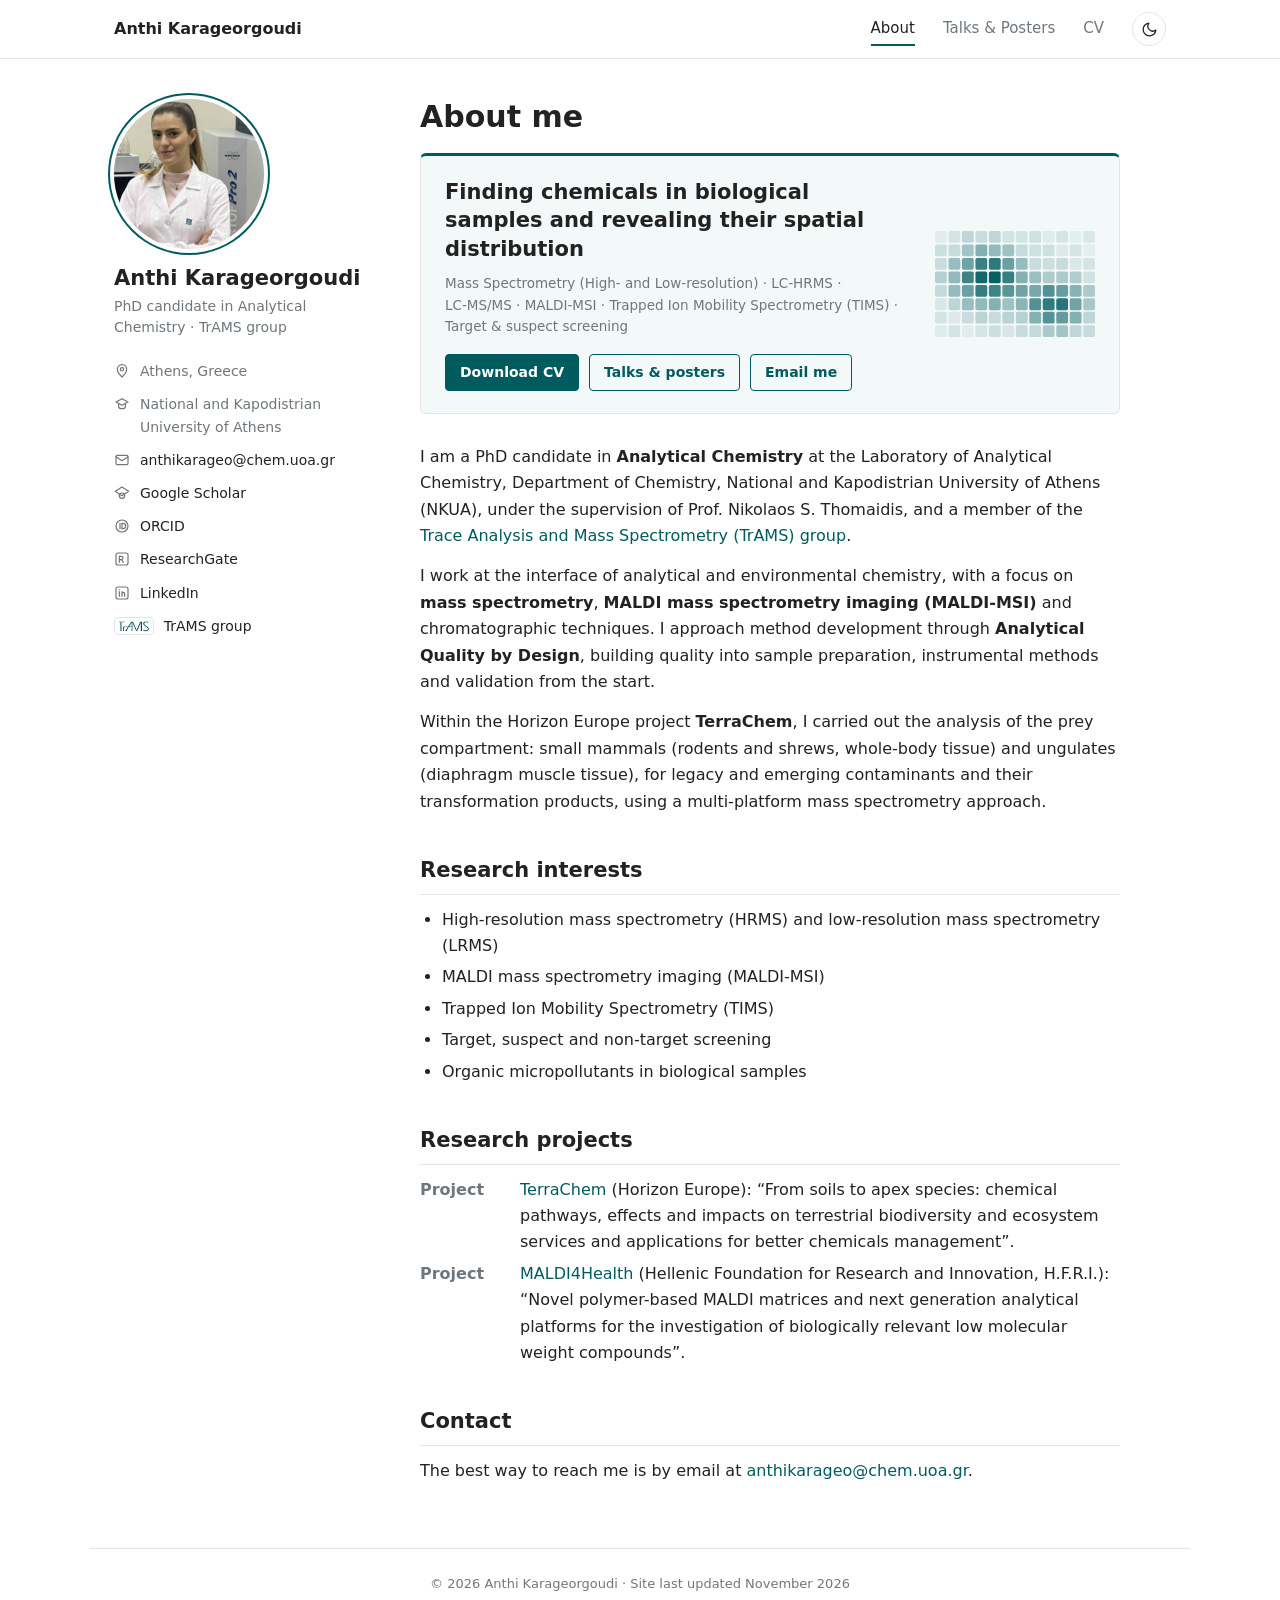
<file: index.html>
<!DOCTYPE html>
<html lang="en">
<head>
<meta charset="utf-8">
<meta name="viewport" content="width=device-width, initial-scale=1">
<title>About me – Anthi Karageorgoudi</title>
<meta name="description" content="Anthi Karageorgoudi, PhD candidate in Analytical Chemistry at the National and Kapodistrian University of Athens (TrAMS group). Mass spectrometry, MALDI mass spectrometry imaging (MALDI-MSI) and Analytical Quality by Design.">
<link rel="stylesheet" href="style.css">
<script>
  (function(){try{var t=localStorage.getItem('theme');}catch(e){}
    if(!t)t=window.matchMedia&&matchMedia('(prefers-color-scheme: dark)').matches?'dark':'light';
    document.documentElement.setAttribute('data-theme',t);})();
</script>
</head>
<body>
<header class="masthead">
  <nav>
    <a class="site-title" href="index.html">Anthi Karageorgoudi</a>
    <a class="nav active" href="index.html">About</a><a class="nav" href="talks.html">Talks &amp; Posters</a><a class="nav" href="cv.html">CV</a>
    <button class="theme-toggle" type="button" aria-label="Switch light/dark mode" title="Switch light/dark mode" onclick="toggleTheme()">
      <svg class="moon" viewBox="0 0 24 24"><path d="M21 12.8A9 9 0 1 1 11.2 3a7 7 0 0 0 9.8 9.8z"/></svg>
      <svg class="sun" viewBox="0 0 24 24"><circle cx="12" cy="12" r="4"/><path d="M12 2v2M12 20v2M4.9 4.9l1.4 1.4M17.7 17.7l1.4 1.4M2 12h2M20 12h2M4.9 19.1l1.4-1.4M17.7 6.3l1.4-1.4"/></svg>
    </button>
  </nav>
</header>

<div class="layout">
  <aside class="sidebar">
    <div class="avatar">
      <img src="photo.jpg" alt="Anthi Karageorgoudi" onerror="this.remove()">
      <span>AK</span>
    </div>
    <h1>Anthi Karageorgoudi</h1>
    <p class="tagline">PhD candidate in Analytical Chemistry · TrAMS group</p>
    <ul>
      <li><svg viewBox="0 0 24 24"><path d="M12 21s-7-6.2-7-11.5A7 7 0 0 1 19 9.5C19 14.8 12 21 12 21z"/><circle cx="12" cy="9.5" r="2.5"/></svg><span>Athens, Greece</span></li>
      <li><svg viewBox="0 0 24 24"><path d="M3 9l9-5 9 5-9 5-9-5z"/><path d="M7 11.5V16c0 1.5 2.2 3 5 3s5-1.5 5-3v-4.5"/></svg><span>National and Kapodistrian University of Athens</span></li>
      <li><svg viewBox="0 0 24 24"><rect x="3" y="5" width="18" height="14" rx="2"/><path d="M3 7l9 6 9-6"/></svg><a href="mailto:anthikarageo@chem.uoa.gr">anthikarageo@chem.uoa.gr</a></li>
      <li><svg viewBox="0 0 24 24"><path d="M12 3L2 9.5l10 6.5 10-6.5L12 3z"/><circle cx="12" cy="16" r="4"/></svg><a href="https://scholar.google.com/citations?user=H0r3-ZwAAAAJ&amp;hl=en">Google Scholar</a></li>
      <li><svg viewBox="0 0 24 24"><circle cx="12" cy="12" r="9"/><path d="M9 8v8M12 8h1.5a4 4 0 0 1 0 8H12z"/></svg><a href="https://orcid.org/0009-0007-2880-5651">ORCID</a></li>
      <li><svg viewBox="0 0 24 24"><rect x="3" y="3" width="18" height="18" rx="3"/><path d="M8 17V8h3a2.5 2.5 0 0 1 0 5H8m3 0l3 4"/></svg><a href="https://www.researchgate.net/profile/Anthi-Karageorgoudi">ResearchGate</a></li>
      <li><svg viewBox="0 0 24 24"><rect x="3" y="3" width="18" height="18" rx="3"/><path d="M8 10v7M8 7v.01M12 17v-4a2 2 0 0 1 4 0v4M12 10v7"/></svg><a href="https://www.linkedin.com/in/anthi-karageorgoudi-5317492b1">LinkedIn</a></li>
      <li class="trams-item"><img class="trams-icon" src="trams-logo.png" alt="TrAMS logo"><a href="https://trams.chem.uoa.gr/group-members/" title="Trace Analysis and Mass Spectrometry Group – Group Members">TrAMS group</a></li>
    </ul>
  </aside>

  <main class="content">
    <h1 class="page">About me</h1>
    <div class="hero-wrap"><section class="hero">
      <div class="hero-text">
        <p class="headline">Finding chemicals in biological samples and revealing their spatial distribution</p>
        <p class="techs"><span>Mass Spectrometry (High- and Low-resolution)</span> · <span>LC-HRMS</span> · <span>LC-MS/MS</span> · <span>MALDI-MSI</span> · <span>Trapped Ion Mobility Spectrometry (TIMS)</span> · <span>Target &amp; suspect screening</span></p>
        <div class="hero-actions">
          <a class="btn primary" href="Karageorgoudi_A_CV.pdf">Download CV</a>
          <a class="btn" href="talks.html">Talks &amp; posters</a>
          <a class="btn" href="mailto:anthikarageo@chem.uoa.gr">Email me</a>
        </div>
      </div>
      <svg class="ion-map" viewBox="0 0 190 126" aria-hidden="true"><rect x="0" y="0" width="14" height="14" rx="2" fill-opacity="0.07"/><rect x="16" y="0" width="14" height="14" rx="2" fill-opacity="0.13"/><rect x="32" y="0" width="14" height="14" rx="2" fill-opacity="0.21"/><rect x="48" y="0" width="14" height="14" rx="2" fill-opacity="0.17"/><rect x="64" y="0" width="14" height="14" rx="2" fill-opacity="0.21"/><rect x="80" y="0" width="14" height="14" rx="2" fill-opacity="0.13"/><rect x="96" y="0" width="14" height="14" rx="2" fill-opacity="0.13"/><rect x="112" y="0" width="14" height="14" rx="2" fill-opacity="0.15"/><rect x="128" y="0" width="14" height="14" rx="2" fill-opacity="0.08"/><rect x="144" y="0" width="14" height="14" rx="2" fill-opacity="0.12"/><rect x="160" y="0" width="14" height="14" rx="2" fill-opacity="0.06"/><rect x="176" y="0" width="14" height="14" rx="2" fill-opacity="0.1"/><rect x="0" y="16" width="14" height="14" rx="2" fill-opacity="0.16"/><rect x="16" y="16" width="14" height="14" rx="2" fill-opacity="0.18"/><rect x="32" y="16" width="14" height="14" rx="2" fill-opacity="0.33"/><rect x="48" y="16" width="14" height="14" rx="2" fill-opacity="0.46"/><rect x="64" y="16" width="14" height="14" rx="2" fill-opacity="0.4"/><rect x="80" y="16" width="14" height="14" rx="2" fill-opacity="0.35"/><rect x="96" y="16" width="14" height="14" rx="2" fill-opacity="0.18"/><rect x="112" y="16" width="14" height="14" rx="2" fill-opacity="0.15"/><rect x="128" y="16" width="14" height="14" rx="2" fill-opacity="0.15"/><rect x="144" y="16" width="14" height="14" rx="2" fill-opacity="0.09"/><rect x="160" y="16" width="14" height="14" rx="2" fill-opacity="0.12"/><rect x="176" y="16" width="14" height="14" rx="2" fill-opacity="0.06"/><rect x="0" y="32" width="14" height="14" rx="2" fill-opacity="0.17"/><rect x="16" y="32" width="14" height="14" rx="2" fill-opacity="0.37"/><rect x="32" y="32" width="14" height="14" rx="2" fill-opacity="0.54"/><rect x="48" y="32" width="14" height="14" rx="2" fill-opacity="0.77"/><rect x="64" y="32" width="14" height="14" rx="2" fill-opacity="0.81"/><rect x="80" y="32" width="14" height="14" rx="2" fill-opacity="0.56"/><rect x="96" y="32" width="14" height="14" rx="2" fill-opacity="0.38"/><rect x="112" y="32" width="14" height="14" rx="2" fill-opacity="0.17"/><rect x="128" y="32" width="14" height="14" rx="2" fill-opacity="0.16"/><rect x="144" y="32" width="14" height="14" rx="2" fill-opacity="0.18"/><rect x="160" y="32" width="14" height="14" rx="2" fill-opacity="0.1"/><rect x="176" y="32" width="14" height="14" rx="2" fill-opacity="0.13"/><rect x="0" y="48" width="14" height="14" rx="2" fill-opacity="0.26"/><rect x="16" y="48" width="14" height="14" rx="2" fill-opacity="0.4"/><rect x="32" y="48" width="14" height="14" rx="2" fill-opacity="0.74"/><rect x="48" y="48" width="14" height="14" rx="2" fill-opacity="0.92"/><rect x="64" y="48" width="14" height="14" rx="2" fill-opacity="0.97"/><rect x="80" y="48" width="14" height="14" rx="2" fill-opacity="0.78"/><rect x="96" y="48" width="14" height="14" rx="2" fill-opacity="0.45"/><rect x="112" y="48" width="14" height="14" rx="2" fill-opacity="0.36"/><rect x="128" y="48" width="14" height="14" rx="2" fill-opacity="0.28"/><rect x="144" y="48" width="14" height="14" rx="2" fill-opacity="0.29"/><rect x="160" y="48" width="14" height="14" rx="2" fill-opacity="0.27"/><rect x="176" y="48" width="14" height="14" rx="2" fill-opacity="0.14"/><rect x="0" y="64" width="14" height="14" rx="2" fill-opacity="0.19"/><rect x="16" y="64" width="14" height="14" rx="2" fill-opacity="0.39"/><rect x="32" y="64" width="14" height="14" rx="2" fill-opacity="0.56"/><rect x="48" y="64" width="14" height="14" rx="2" fill-opacity="0.79"/><rect x="64" y="64" width="14" height="14" rx="2" fill-opacity="0.74"/><rect x="80" y="64" width="14" height="14" rx="2" fill-opacity="0.63"/><rect x="96" y="64" width="14" height="14" rx="2" fill-opacity="0.54"/><rect x="112" y="64" width="14" height="14" rx="2" fill-opacity="0.51"/><rect x="128" y="64" width="14" height="14" rx="2" fill-opacity="0.66"/><rect x="144" y="64" width="14" height="14" rx="2" fill-opacity="0.58"/><rect x="160" y="64" width="14" height="14" rx="2" fill-opacity="0.44"/><rect x="176" y="64" width="14" height="14" rx="2" fill-opacity="0.29"/><rect x="0" y="80" width="14" height="14" rx="2" fill-opacity="0.1"/><rect x="16" y="80" width="14" height="14" rx="2" fill-opacity="0.22"/><rect x="32" y="80" width="14" height="14" rx="2" fill-opacity="0.37"/><rect x="48" y="80" width="14" height="14" rx="2" fill-opacity="0.4"/><rect x="64" y="80" width="14" height="14" rx="2" fill-opacity="0.45"/><rect x="80" y="80" width="14" height="14" rx="2" fill-opacity="0.35"/><rect x="96" y="80" width="14" height="14" rx="2" fill-opacity="0.43"/><rect x="112" y="80" width="14" height="14" rx="2" fill-opacity="0.66"/><rect x="128" y="80" width="14" height="14" rx="2" fill-opacity="0.8"/><rect x="144" y="80" width="14" height="14" rx="2" fill-opacity="0.84"/><rect x="160" y="80" width="14" height="14" rx="2" fill-opacity="0.54"/><rect x="176" y="80" width="14" height="14" rx="2" fill-opacity="0.31"/><rect x="0" y="96" width="14" height="14" rx="2" fill-opacity="0.13"/><rect x="16" y="96" width="14" height="14" rx="2" fill-opacity="0.09"/><rect x="32" y="96" width="14" height="14" rx="2" fill-opacity="0.17"/><rect x="48" y="96" width="14" height="14" rx="2" fill-opacity="0.23"/><rect x="64" y="96" width="14" height="14" rx="2" fill-opacity="0.18"/><rect x="80" y="96" width="14" height="14" rx="2" fill-opacity="0.23"/><rect x="96" y="96" width="14" height="14" rx="2" fill-opacity="0.25"/><rect x="112" y="96" width="14" height="14" rx="2" fill-opacity="0.45"/><rect x="128" y="96" width="14" height="14" rx="2" fill-opacity="0.65"/><rect x="144" y="96" width="14" height="14" rx="2" fill-opacity="0.59"/><rect x="160" y="96" width="14" height="14" rx="2" fill-opacity="0.46"/><rect x="176" y="96" width="14" height="14" rx="2" fill-opacity="0.21"/><rect x="0" y="112" width="14" height="14" rx="2" fill-opacity="0.08"/><rect x="16" y="112" width="14" height="14" rx="2" fill-opacity="0.13"/><rect x="32" y="112" width="14" height="14" rx="2" fill-opacity="0.07"/><rect x="48" y="112" width="14" height="14" rx="2" fill-opacity="0.12"/><rect x="64" y="112" width="14" height="14" rx="2" fill-opacity="0.16"/><rect x="80" y="112" width="14" height="14" rx="2" fill-opacity="0.11"/><rect x="96" y="112" width="14" height="14" rx="2" fill-opacity="0.18"/><rect x="112" y="112" width="14" height="14" rx="2" fill-opacity="0.19"/><rect x="128" y="112" width="14" height="14" rx="2" fill-opacity="0.29"/><rect x="144" y="112" width="14" height="14" rx="2" fill-opacity="0.33"/><rect x="160" y="112" width="14" height="14" rx="2" fill-opacity="0.21"/><rect x="176" y="112" width="14" height="14" rx="2" fill-opacity="0.18"/></svg>
    </section></div>

    <p>I am a PhD candidate in <strong>Analytical Chemistry</strong> at the Laboratory of Analytical Chemistry,
      Department of Chemistry, National and Kapodistrian University of Athens (NKUA), under the supervision of
      Prof. Nikolaos S. Thomaidis, and a member of the
      <a href="https://trams.chem.uoa.gr/">Trace Analysis and Mass Spectrometry (TrAMS) group</a>.</p>
    <p>I work at the interface of analytical and environmental chemistry, with a focus on <strong>mass spectrometry</strong>,
      <strong>MALDI mass spectrometry imaging (MALDI-MSI)</strong> and chromatographic techniques. I approach method development through
      <strong>Analytical Quality by Design</strong>, building quality into sample preparation,
      instrumental methods and validation from the start.</p>
    <p>Within the Horizon Europe project <strong>TerraChem</strong>, I carried out the analysis of the prey compartment:
      small mammals (rodents and shrews, whole-body tissue) and ungulates (diaphragm muscle tissue), for legacy and
      emerging contaminants and their transformation products, using a multi-platform mass spectrometry approach.</p>


    <h2>Research interests</h2>
    <ul>
      <li>High-resolution mass spectrometry (HRMS) and low-resolution mass spectrometry (LRMS)</li>
      <li>MALDI mass spectrometry imaging (MALDI-MSI)</li>
      <li>Trapped Ion Mobility Spectrometry (TIMS)</li>
      <li>Target, suspect and non-target screening</li>
      <li>Organic micropollutants in biological samples</li>
    </ul>

    <h2>Research projects</h2>
    <ul class="news">
      <li><strong>Project</strong> <span><a href="https://cordis.europa.eu/project/id/101135483">TerraChem</a> (Horizon Europe): “From soils to apex species: chemical pathways, effects and impacts on terrestrial biodiversity and ecosystem services and applications for better chemicals management”.</span></li>
      <li><strong>Project</strong> <span><a href="https://maldi4health.gr/">MALDI4Health</a> (Hellenic Foundation for Research and Innovation, H.F.R.I.): “Novel polymer-based MALDI matrices and next generation analytical platforms for the investigation of biologically relevant low molecular weight compounds”.</span></li>
    </ul>

    <h2>Contact</h2>
    <p>The best way to reach me is by email at <a href="mailto:anthikarageo@chem.uoa.gr">anthikarageo@chem.uoa.gr</a>.</p>
  </main>
</div>

<footer>© 2026 Anthi Karageorgoudi · Site last updated November 2026</footer>
<script>
  function toggleTheme(){var r=document.documentElement,t=r.getAttribute('data-theme')==='dark'?'light':'dark';
    r.setAttribute('data-theme',t);try{localStorage.setItem('theme',t);}catch(e){}}
</script>
</body>
</html>
</file>
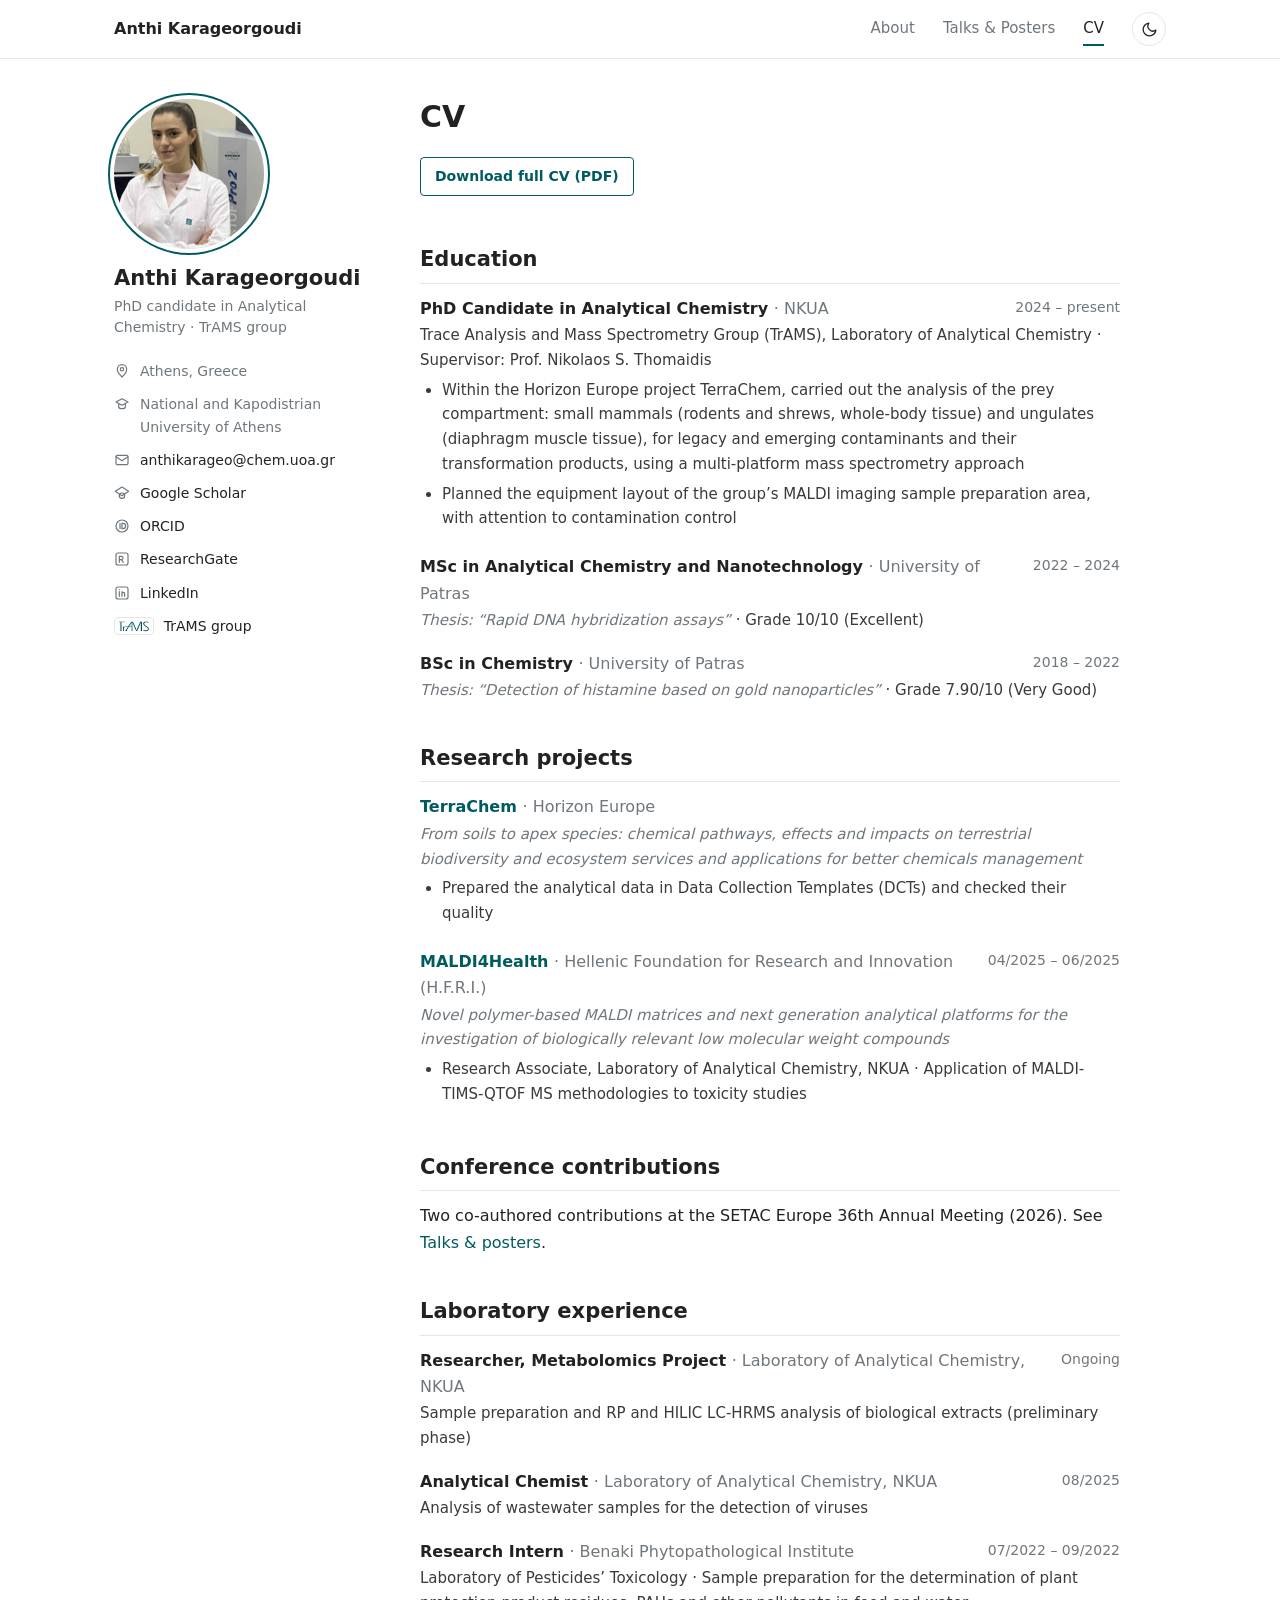
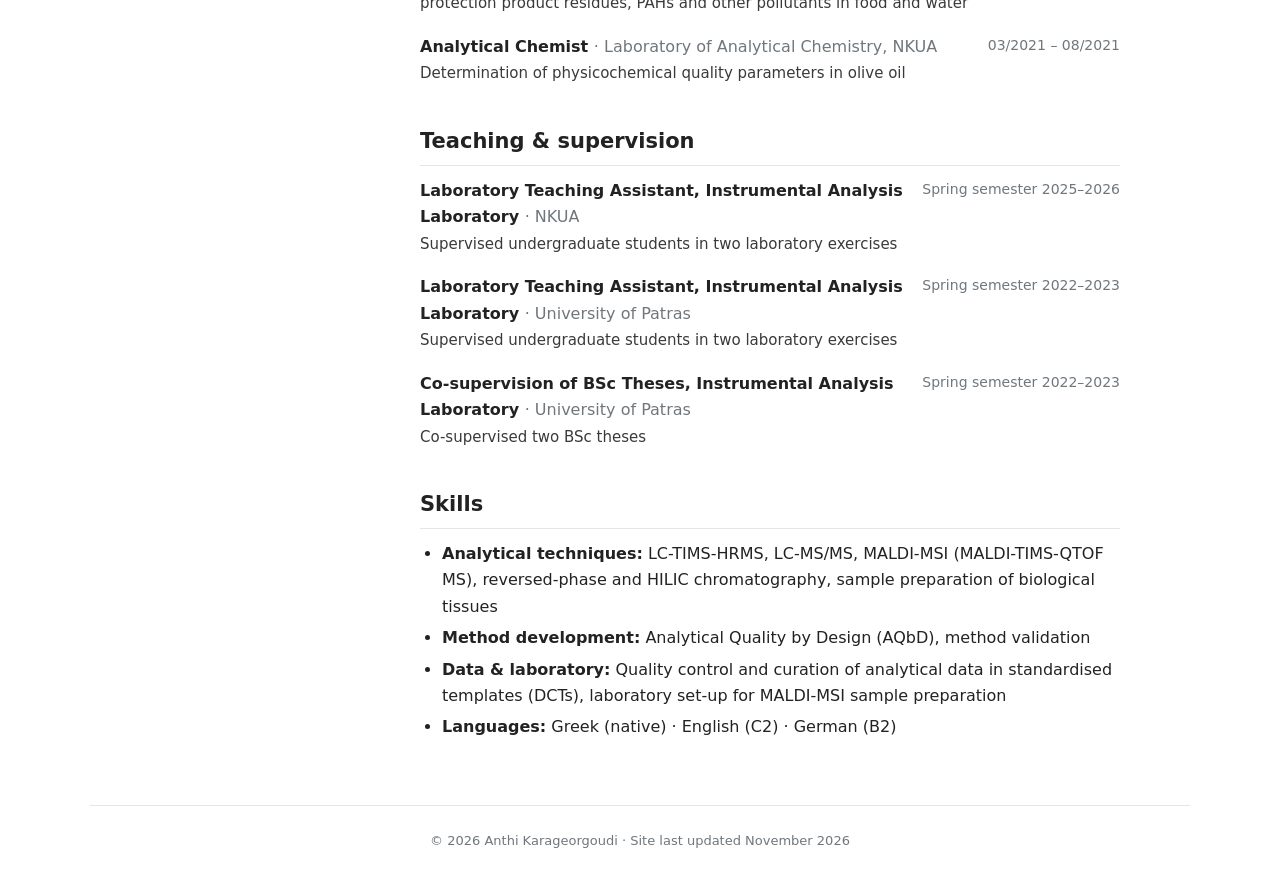
<file: cv.html>
<!DOCTYPE html>
<html lang="en">
<head>
<meta charset="utf-8">
<meta name="viewport" content="width=device-width, initial-scale=1">
<title>CV – Anthi Karageorgoudi</title>
<meta name="description" content="Anthi Karageorgoudi, PhD candidate in Analytical Chemistry at the National and Kapodistrian University of Athens (TrAMS group). Mass spectrometry, MALDI mass spectrometry imaging (MALDI-MSI) and Analytical Quality by Design.">
<link rel="stylesheet" href="style.css">
<script>
  (function(){try{var t=localStorage.getItem('theme');}catch(e){}
    if(!t)t=window.matchMedia&&matchMedia('(prefers-color-scheme: dark)').matches?'dark':'light';
    document.documentElement.setAttribute('data-theme',t);})();
</script>
</head>
<body>
<header class="masthead">
  <nav>
    <a class="site-title" href="index.html">Anthi Karageorgoudi</a>
    <a class="nav" href="index.html">About</a><a class="nav" href="talks.html">Talks &amp; Posters</a><a class="nav active" href="cv.html">CV</a>
    <button class="theme-toggle" type="button" aria-label="Switch light/dark mode" title="Switch light/dark mode" onclick="toggleTheme()">
      <svg class="moon" viewBox="0 0 24 24"><path d="M21 12.8A9 9 0 1 1 11.2 3a7 7 0 0 0 9.8 9.8z"/></svg>
      <svg class="sun" viewBox="0 0 24 24"><circle cx="12" cy="12" r="4"/><path d="M12 2v2M12 20v2M4.9 4.9l1.4 1.4M17.7 17.7l1.4 1.4M2 12h2M20 12h2M4.9 19.1l1.4-1.4M17.7 6.3l1.4-1.4"/></svg>
    </button>
  </nav>
</header>

<div class="layout">
  <aside class="sidebar">
    <div class="avatar">
      <img src="photo.jpg" alt="Anthi Karageorgoudi" onerror="this.remove()">
      <span>AK</span>
    </div>
    <h1>Anthi Karageorgoudi</h1>
    <p class="tagline">PhD candidate in Analytical Chemistry · TrAMS group</p>
    <ul>
      <li><svg viewBox="0 0 24 24"><path d="M12 21s-7-6.2-7-11.5A7 7 0 0 1 19 9.5C19 14.8 12 21 12 21z"/><circle cx="12" cy="9.5" r="2.5"/></svg><span>Athens, Greece</span></li>
      <li><svg viewBox="0 0 24 24"><path d="M3 9l9-5 9 5-9 5-9-5z"/><path d="M7 11.5V16c0 1.5 2.2 3 5 3s5-1.5 5-3v-4.5"/></svg><span>National and Kapodistrian University of Athens</span></li>
      <li><svg viewBox="0 0 24 24"><rect x="3" y="5" width="18" height="14" rx="2"/><path d="M3 7l9 6 9-6"/></svg><a href="mailto:anthikarageo@chem.uoa.gr">anthikarageo@chem.uoa.gr</a></li>
      <li><svg viewBox="0 0 24 24"><path d="M12 3L2 9.5l10 6.5 10-6.5L12 3z"/><circle cx="12" cy="16" r="4"/></svg><a href="https://scholar.google.com/citations?user=H0r3-ZwAAAAJ&amp;hl=en">Google Scholar</a></li>
      <li><svg viewBox="0 0 24 24"><circle cx="12" cy="12" r="9"/><path d="M9 8v8M12 8h1.5a4 4 0 0 1 0 8H12z"/></svg><a href="https://orcid.org/0009-0007-2880-5651">ORCID</a></li>
      <li><svg viewBox="0 0 24 24"><rect x="3" y="3" width="18" height="18" rx="3"/><path d="M8 17V8h3a2.5 2.5 0 0 1 0 5H8m3 0l3 4"/></svg><a href="https://www.researchgate.net/profile/Anthi-Karageorgoudi">ResearchGate</a></li>
      <li><svg viewBox="0 0 24 24"><rect x="3" y="3" width="18" height="18" rx="3"/><path d="M8 10v7M8 7v.01M12 17v-4a2 2 0 0 1 4 0v4M12 10v7"/></svg><a href="https://www.linkedin.com/in/anthi-karageorgoudi-5317492b1">LinkedIn</a></li>
      <li class="trams-item"><img class="trams-icon" src="trams-logo.png" alt="TrAMS logo"><a href="https://trams.chem.uoa.gr/group-members/" title="Trace Analysis and Mass Spectrometry Group – Group Members">TrAMS group</a></li>
    </ul>
  </aside>

  <main class="content">
    <h1 class="page">CV</h1>
    <a class="download" href="Karageorgoudi_A_CV.pdf">Download full CV (PDF)</a>
    <h2>Education</h2>
    <div class="entry">
      <h3>PhD Candidate in Analytical Chemistry <span class="org">· NKUA</span></h3>
      <span class="date">2024 – present</span>
      <div class="desc">Trace Analysis and Mass Spectrometry Group (TrAMS), Laboratory of Analytical Chemistry · Supervisor: Prof. Nikolaos S. Thomaidis<ul><li>Within the Horizon Europe project TerraChem, carried out the analysis of the prey compartment: small mammals (rodents and shrews, whole-body tissue) and ungulates (diaphragm muscle tissue), for legacy and emerging contaminants and their transformation products, using a multi-platform mass spectrometry approach</li><li>Planned the equipment layout of the group’s MALDI imaging sample preparation area, with attention to contamination control</li></ul></div>
    </div>
    <div class="entry">
      <h3>MSc in Analytical Chemistry and Nanotechnology <span class="org">· University of Patras</span></h3>
      <span class="date">2022 – 2024</span>
      <div class="desc"><em>Thesis: “Rapid DNA hybridization assays”</em> · Grade 10/10 (Excellent)</div>
    </div>
    <div class="entry">
      <h3>BSc in Chemistry <span class="org">· University of Patras</span></h3>
      <span class="date">2018 – 2022</span>
      <div class="desc"><em>Thesis: “Detection of histamine based on gold nanoparticles”</em> · Grade 7.90/10 (Very Good)</div>
    </div>
    <h2>Research projects</h2>
    <div class="entry">
      <h3><a href="https://cordis.europa.eu/project/id/101135483">TerraChem</a> <span class="org">· Horizon Europe</span></h3>
      <span class="date"></span>
      <div class="desc"><em>From soils to apex species: chemical pathways, effects and impacts on terrestrial biodiversity and ecosystem services and applications for better chemicals management</em><ul><li>Prepared the analytical data in Data Collection Templates (DCTs) and checked their quality</li></ul></div>
    </div>
    <div class="entry">
      <h3><a href="https://maldi4health.gr/">MALDI4Health</a> <span class="org">· Hellenic Foundation for Research and Innovation (H.F.R.I.)</span></h3>
      <span class="date">04/2025 – 06/2025</span>
      <div class="desc"><em>Novel polymer-based MALDI matrices and next generation analytical platforms for the investigation of biologically relevant low molecular weight compounds</em><ul><li>Research Associate, Laboratory of Analytical Chemistry, NKUA · Application of MALDI-TIMS-QTOF MS methodologies to toxicity studies</li></ul></div>
    </div>
    <h2>Conference contributions</h2>
    <p>Two co-authored contributions at the SETAC Europe 36th Annual Meeting (2026). See <a href="talks.html">Talks &amp; posters</a>.</p>
    <h2>Laboratory experience</h2>
    <div class="entry">
      <h3>Researcher, Metabolomics Project <span class="org">· Laboratory of Analytical Chemistry, NKUA</span></h3>
      <span class="date">Ongoing</span>
      <div class="desc">Sample preparation and RP and HILIC LC-HRMS analysis of biological extracts (preliminary phase)</div>
    </div>
    <div class="entry">
      <h3>Analytical Chemist <span class="org">· Laboratory of Analytical Chemistry, NKUA</span></h3>
      <span class="date">08/2025</span>
      <div class="desc">Analysis of wastewater samples for the detection of viruses</div>
    </div>
    <div class="entry">
      <h3>Research Intern <span class="org">· Benaki Phytopathological Institute</span></h3>
      <span class="date">07/2022 – 09/2022</span>
      <div class="desc">Laboratory of Pesticides’ Toxicology · Sample preparation for the determination of plant protection product residues, PAHs and other pollutants in food and water</div>
    </div>
    <div class="entry">
      <h3>Analytical Chemist <span class="org">· Laboratory of Analytical Chemistry, NKUA</span></h3>
      <span class="date">03/2021 – 08/2021</span>
      <div class="desc">Determination of physicochemical quality parameters in olive oil</div>
    </div>
    <h2>Teaching &amp; supervision</h2>
    <div class="entry">
      <h3>Laboratory Teaching Assistant, Instrumental Analysis Laboratory <span class="org">· NKUA</span></h3>
      <span class="date">Spring semester 2025–2026</span>
      <div class="desc">Supervised undergraduate students in two laboratory exercises</div>
    </div>
    <div class="entry">
      <h3>Laboratory Teaching Assistant, Instrumental Analysis Laboratory <span class="org">· University of Patras</span></h3>
      <span class="date">Spring semester 2022–2023</span>
      <div class="desc">Supervised undergraduate students in two laboratory exercises</div>
    </div>
    <div class="entry">
      <h3>Co-supervision of BSc Theses, Instrumental Analysis Laboratory <span class="org">· University of Patras</span></h3>
      <span class="date">Spring semester 2022–2023</span>
      <div class="desc">Co-supervised two BSc theses</div>
    </div>
    <h2>Skills</h2>
    <ul>
      <li><strong>Analytical techniques:</strong> LC-TIMS-HRMS, LC-MS/MS, MALDI-MSI (MALDI-TIMS-QTOF MS), reversed-phase and HILIC chromatography, sample preparation of biological tissues</li>
      <li><strong>Method development:</strong> Analytical Quality by Design (AQbD), method validation</li>
      <li><strong>Data &amp; laboratory:</strong> Quality control and curation of analytical data in standardised templates (DCTs), laboratory set-up for MALDI-MSI sample preparation</li>
      <li><strong>Languages:</strong> Greek (native) · English (C2) · German (B2)</li>
    </ul>
  </main>
</div>

<footer>© 2026 Anthi Karageorgoudi · Site last updated November 2026</footer>
<script>
  function toggleTheme(){var r=document.documentElement,t=r.getAttribute('data-theme')==='dark'?'light':'dark';
    r.setAttribute('data-theme',t);try{localStorage.setItem('theme',t);}catch(e){}}
</script>
</body>
</html>
</file>
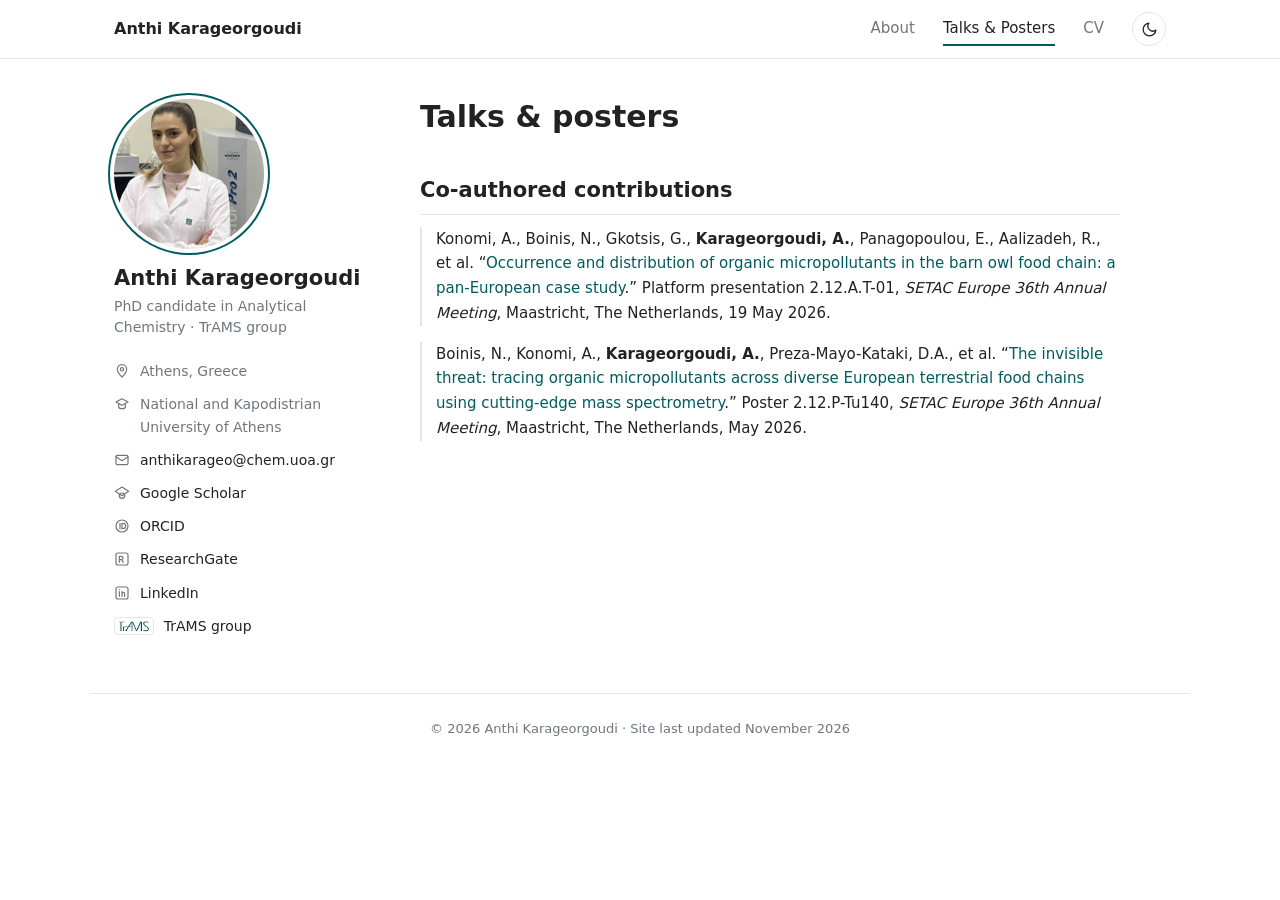
<file: talks.html>
<!DOCTYPE html>
<html lang="en">
<head>
<meta charset="utf-8">
<meta name="viewport" content="width=device-width, initial-scale=1">
<title>Talks & posters – Anthi Karageorgoudi</title>
<meta name="description" content="Anthi Karageorgoudi, PhD candidate in Analytical Chemistry at the National and Kapodistrian University of Athens (TrAMS group). Mass spectrometry, MALDI imaging and Analytical Quality by Design.">
<link rel="stylesheet" href="style.css">
<script>
  (function(){try{var t=localStorage.getItem('theme');}catch(e){}
    if(!t)t=window.matchMedia&&matchMedia('(prefers-color-scheme: dark)').matches?'dark':'light';
    document.documentElement.setAttribute('data-theme',t);})();
</script>
</head>
<body>
<header class="masthead">
  <nav>
    <a class="site-title" href="index.html">Anthi Karageorgoudi</a>
    <a class="nav" href="index.html">About</a><a class="nav active" href="talks.html">Talks &amp; Posters</a><a class="nav" href="cv.html">CV</a>
    <button class="theme-toggle" type="button" aria-label="Switch light/dark mode" title="Switch light/dark mode" onclick="toggleTheme()">
      <svg class="moon" viewBox="0 0 24 24"><path d="M21 12.8A9 9 0 1 1 11.2 3a7 7 0 0 0 9.8 9.8z"/></svg>
      <svg class="sun" viewBox="0 0 24 24"><circle cx="12" cy="12" r="4"/><path d="M12 2v2M12 20v2M4.9 4.9l1.4 1.4M17.7 17.7l1.4 1.4M2 12h2M20 12h2M4.9 19.1l1.4-1.4M17.7 6.3l1.4-1.4"/></svg>
    </button>
  </nav>
</header>

<div class="layout">
  <aside class="sidebar">
    <div class="avatar">
      <img src="photo.jpg" alt="Anthi Karageorgoudi" onerror="this.remove()">
      <span>AK</span>
    </div>
    <h1>Anthi Karageorgoudi</h1>
    <p class="tagline">PhD candidate in Analytical Chemistry · TrAMS group</p>
    <ul>
      <li><svg viewBox="0 0 24 24"><path d="M12 21s-7-6.2-7-11.5A7 7 0 0 1 19 9.5C19 14.8 12 21 12 21z"/><circle cx="12" cy="9.5" r="2.5"/></svg><span>Athens, Greece</span></li>
      <li><svg viewBox="0 0 24 24"><path d="M3 9l9-5 9 5-9 5-9-5z"/><path d="M7 11.5V16c0 1.5 2.2 3 5 3s5-1.5 5-3v-4.5"/></svg><span>National and Kapodistrian University of Athens</span></li>
      <li><svg viewBox="0 0 24 24"><rect x="3" y="5" width="18" height="14" rx="2"/><path d="M3 7l9 6 9-6"/></svg><a href="mailto:anthikarageo@chem.uoa.gr">anthikarageo@chem.uoa.gr</a></li>
      <li><svg viewBox="0 0 24 24"><path d="M12 3L2 9.5l10 6.5 10-6.5L12 3z"/><circle cx="12" cy="16" r="4"/></svg><a href="https://scholar.google.com/citations?user=H0r3-ZwAAAAJ&amp;hl=en">Google Scholar</a></li>
      <li><svg viewBox="0 0 24 24"><circle cx="12" cy="12" r="9"/><path d="M9 8v8M12 8h1.5a4 4 0 0 1 0 8H12z"/></svg><a href="https://orcid.org/0009-0007-2880-5651">ORCID</a></li>
      <li><svg viewBox="0 0 24 24"><rect x="3" y="3" width="18" height="18" rx="3"/><path d="M8 17V8h3a2.5 2.5 0 0 1 0 5H8m3 0l3 4"/></svg><a href="https://www.researchgate.net/profile/Anthi-Karageorgoudi">ResearchGate</a></li>
      <li><svg viewBox="0 0 24 24"><rect x="3" y="3" width="18" height="18" rx="3"/><path d="M8 10v7M8 7v.01M12 17v-4a2 2 0 0 1 4 0v4M12 10v7"/></svg><a href="https://www.linkedin.com/in/anthi-karageorgoudi-5317492b1">LinkedIn</a></li>
      <li class="trams-item"><img class="trams-icon" src="trams-logo.png" alt="TrAMS logo"><a href="https://trams.chem.uoa.gr/group-members/" title="Trace Analysis and Mass Spectrometry Group – Group Members">TrAMS group</a></li>
    </ul>
  </aside>

  <main class="content">
    <h1 class="page">Talks &amp; posters</h1>
    <h2>Co-authored contributions</h2>
    <ul class="pubs">
      <li>Konomi, A., Boinis, N., Gkotsis, G., <strong>Karageorgoudi, A.</strong>, Panagopoulou, E., Aalizadeh, R., et al.
        “<a href="https://studio.m-anage.com/setac/europe2026/meetingapp.cgi/Paper/33393">Occurrence and distribution of organic micropollutants in the barn owl food chain: a pan-European case study</a>.”
        Platform presentation 2.12.A.T-01, <em>SETAC Europe 36th Annual Meeting</em>, Maastricht, The Netherlands, 19 May 2026.</li>
      <li>Boinis, N., Konomi, A., <strong>Karageorgoudi, A.</strong>, Preza-Mayo-Kataki, D.A., et al.
        “<a href="https://studio.m-anage.com/setac/europe2026/meetingapp.cgi/Paper/33419">The invisible threat: tracing organic micropollutants across diverse European terrestrial food chains using
        cutting-edge mass spectrometry</a>.” Poster 2.12.P-Tu140, <em>SETAC Europe 36th Annual Meeting</em>,
        Maastricht, The Netherlands, May 2026.</li>
    </ul>
  </main>
</div>

<footer>© 2026 Anthi Karageorgoudi · Site last updated November 2026</footer>
<script>
  function toggleTheme(){var r=document.documentElement,t=r.getAttribute('data-theme')==='dark'?'light':'dark';
    r.setAttribute('data-theme',t);try{localStorage.setItem('theme',t);}catch(e){}}
</script>
</body>
</html>
</file>
<file: style.css>
:root{
  --ink:#222; --muted:#6f777d; --line:#e5e5e5; --accent:#005B5F; --teal:#005B5F; --teal-dark:#003D40; --bg:#fff; --banner:#f3f8f8; --soft:#3a3a3a;
  --avatar:#eee; --head:rgba(255,255,255,.96);
}
[data-theme="dark"]{
  --ink:#e6e6e6; --muted:#9aa3a8; --line:#33373b; --accent:#5FB6B9; --teal:#00676B; --teal-dark:#003D40; --bg:#17191c; --banner:#1c2224; --soft:#c9cdd1;
  --avatar:#2a2d31; --head:rgba(23,25,28,.96);
}
html{color-scheme:light}
[data-theme="dark"]{color-scheme:dark}
*{box-sizing:border-box}
html{scroll-behavior:smooth}
body{margin:0;transition:background .2s,color .2s;background:var(--bg);color:var(--ink);
  font:16px/1.65 -apple-system,"Segoe UI",system-ui,"Helvetica Neue",Arial,sans-serif}
a{color:var(--accent);text-decoration:none}
a:hover{text-decoration:underline}

/* top navigation */
.masthead{border-bottom:1px solid var(--line);background:var(--head);position:sticky;top:0;z-index:10}
.masthead nav{max-width:1100px;margin:0 auto;padding:0 24px;height:58px;display:flex;align-items:center;gap:28px}
.masthead .site-title{font-weight:700;color:var(--ink);margin-right:auto;white-space:nowrap}
.masthead a.nav{color:var(--muted);font-size:15px;white-space:nowrap;padding:4px 0;border-bottom:2px solid transparent}
.masthead a.nav:hover{color:var(--ink);text-decoration:none}
.masthead a.nav.active{color:var(--ink);border-bottom-color:var(--accent)}

/* page layout: profile sidebar + content */
.layout{max-width:1100px;margin:0 auto;padding:40px 24px 20px;display:grid;grid-template-columns:250px 1fr;gap:56px}
.sidebar{position:sticky;top:98px;align-self:start}
.avatar{position:relative;width:150px;height:150px;border-radius:50%;overflow:hidden;background:var(--avatar);
  display:grid;place-items:center;color:#999;font-size:40px;font-weight:500;margin-bottom:16px}
.avatar img{position:absolute;inset:0;width:100%;height:100%;object-fit:cover}
.sidebar h1{font-size:21px;margin:0 0 4px;line-height:1.3}
.sidebar .tagline{color:var(--muted);font-size:14px;margin:0 0 18px;line-height:1.45}
.sidebar ul{list-style:none;margin:0;padding:0;font-size:14px}
.sidebar li{display:flex;gap:10px;align-items:flex-start;padding:5px 0;color:var(--muted)}
.sidebar li svg{flex:none;width:16px;height:16px;margin-top:3px;fill:none;stroke:currentColor;stroke-width:1.8;stroke-linecap:round;stroke-linejoin:round}
.sidebar li a{color:var(--ink)}
.sidebar li a:hover{color:var(--accent)}

/* content */
.content{min-width:0;max-width:700px}
.content h1.page{font-size:30px;margin:0 0 18px;line-height:1.2}
.content h2{font-size:21px;margin:38px 0 12px;padding-bottom:6px;border-bottom:1px solid var(--line)}
.content p{margin:0 0 14px}
.content ul{margin:0 0 14px;padding-left:22px}
.content li{margin:5px 0}
.content ul.news{list-style:none;padding-left:0}
.news li{display:grid;grid-template-columns:88px 1fr;gap:12px}
.news li strong{color:var(--muted);font-weight:600}

.entry{display:grid;grid-template-columns:1fr auto;gap:1px 16px;margin:0 0 18px}
.entry h3{margin:0;font-size:16px}
.entry .org{color:var(--muted);font-weight:400}
.entry .date{color:var(--muted);font-size:14px;white-space:nowrap}
.entry .desc{grid-column:1/-1;font-size:15px;color:var(--soft)}
.entry .desc em{color:var(--muted)}
.entry ul{margin:4px 0 0}

.download{display:inline-block;margin:4px 0 8px;padding:7px 14px;border:1px solid var(--accent);border-radius:4px;font-size:14px;font-weight:600}
.download:hover{background:var(--accent);color:#fff;text-decoration:none}

footer{max-width:1100px;margin:30px auto 0;padding:24px;border-top:1px solid var(--line);color:var(--muted);font-size:13px;text-align:center}

@media (max-width:820px){
  .layout{grid-template-columns:1fr;gap:28px;padding-top:28px}
  .sidebar{position:static;display:grid;grid-template-columns:auto 1fr;gap:4px 18px;align-items:center}
  .avatar{width:84px;height:84px;font-size:26px;margin:0;grid-row:span 2}
  .sidebar h1{font-size:19px;align-self:end}
  .sidebar .tagline{margin:0;align-self:start}
  .sidebar ul{grid-column:1/-1;display:flex;flex-wrap:wrap;gap:0 18px;margin-top:8px}
  .masthead nav{gap:18px}
  .entry{grid-template-columns:1fr}
}

/* theme toggle */
.theme-toggle{background:none;border:1px solid var(--line);border-radius:50%;width:34px;height:34px;
  display:grid;place-items:center;cursor:pointer;color:var(--ink);padding:0;flex:none}
.theme-toggle:hover{border-color:var(--muted)}
.theme-toggle svg{width:17px;height:17px;fill:none;stroke:currentColor;stroke-width:1.8;stroke-linecap:round;stroke-linejoin:round}
.theme-toggle .sun{display:none}
[data-theme="dark"] .theme-toggle .sun{display:block}
[data-theme="dark"] .theme-toggle .moon{display:none}

/* group logo */
.group-logo{display:inline-block;margin-top:18px;padding:6px 10px;background:#fff;border-radius:8px;border:1px solid var(--line)}
.group-logo img{display:block;width:96px;height:auto}
@media (max-width:820px){ .group-logo{grid-column:1/-1;justify-self:start;margin-top:10px} .group-logo img{width:84px} }

/* publications list */
.content ul.pubs{list-style:none;padding-left:0}
.pubs li{margin:0 0 16px;padding-left:14px;border-left:2px solid var(--line);font-size:15px}

/* intro banner with an ion-image style pixel map */
.hero{display:flex;align-items:center;gap:28px;margin:0 0 30px;padding:22px 24px;border:1px solid var(--line);
  border-top:3px solid var(--accent);border-radius:6px;background:var(--banner)}
.hero-wrap{container-type:inline-size}
.hero-text{flex:1;min-width:0}
.hero .techs span{white-space:nowrap}
.hero .headline{margin:0 0 10px;font-size:21px;line-height:1.35;font-weight:700;color:var(--ink)}
.hero .techs{margin:0 0 16px;font-size:13.5px;line-height:1.6;color:var(--muted)}
.hero-actions{display:flex;flex-wrap:wrap;gap:10px}
.btn{display:inline-block;font-size:14px;font-weight:600;padding:6px 14px;border-radius:4px;color:var(--accent);
  border:1px solid var(--accent)}
.btn:hover{background:var(--accent);color:#fff;text-decoration:none}
.btn.primary{background:var(--accent);color:#fff}
[data-theme="dark"] .btn.primary,[data-theme="dark"] .btn:hover{color:#0b1f20}
.btn.primary:hover{filter:brightness(1.08)}
.ion-map{flex:none;width:160px;height:auto;fill:var(--accent)}
@container (max-width:660px){.ion-map{display:none}}

/* photo ring */
.avatar{box-shadow:0 0 0 4px var(--bg),0 0 0 6px var(--teal)}
.download{border-color:var(--teal);color:var(--teal)}
.download:hover{background:var(--teal);color:#fff}
@media (max-width:600px){.hero{padding:18px}.hero .headline{font-size:19px}.ion-map{display:none}}
.sidebar li.trams-item{align-items:center}
.trams-icon{flex:none;height:18px;width:auto;padding:2px 4px;background:#fff;border-radius:4px;border:1px solid var(--line)}
</file>
